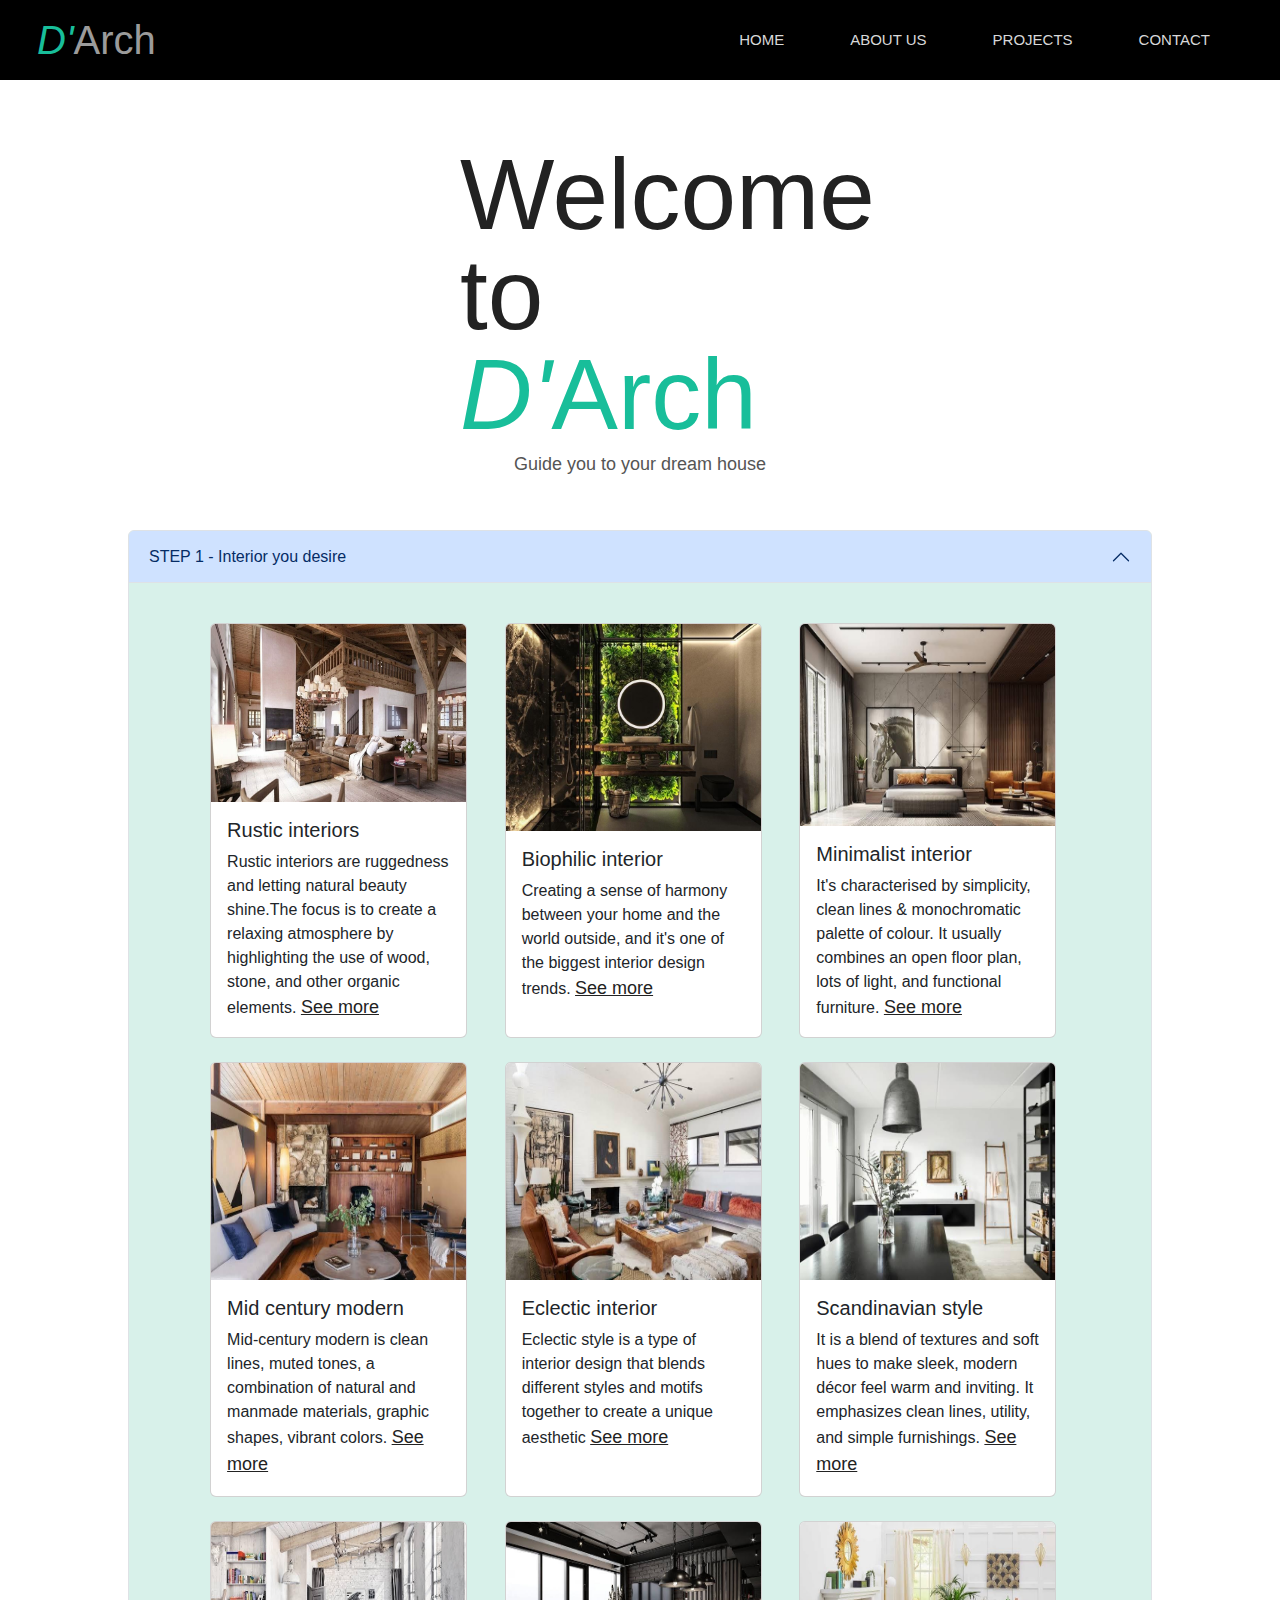
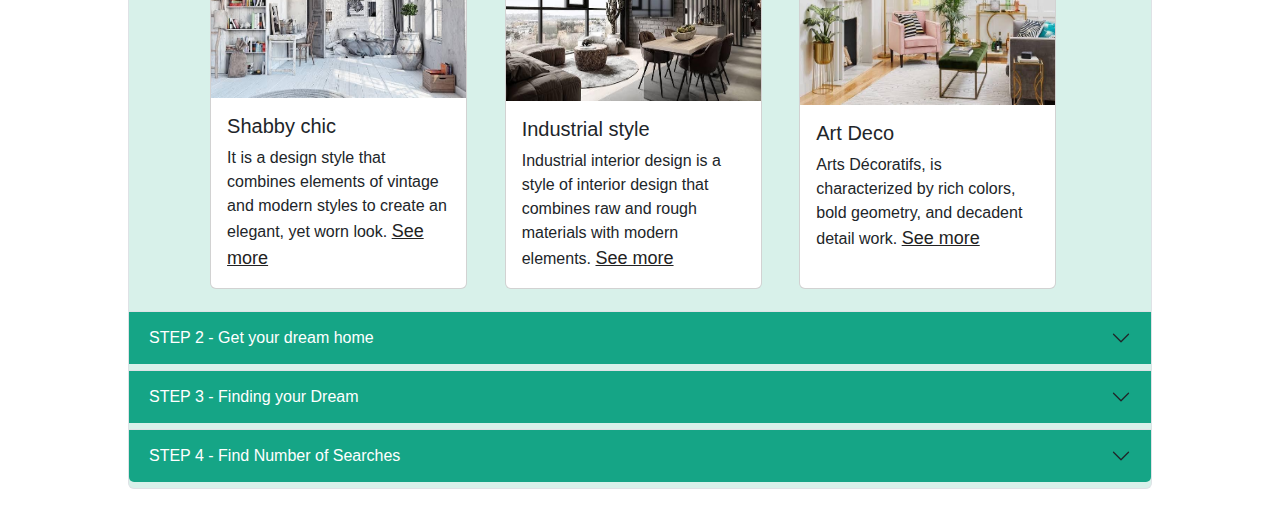
<file: index.html>
<!DOCTYPE html>
<html lang="en">
<head>
    <meta charset="utf-8" />
    <meta name="viewport" content="width=device-width, initial-scale=1.0" />
	<title>Webpage Template</title>
    <link href="https://cdn.jsdelivr.net/npm/bootstrap@5.3.0-alpha2/dist/css/bootstrap.min.css" rel="stylesheet">
    <script src="https://cdn.jsdelivr.net/npm/bootstrap@5.3.0-alpha2/dist/js/bootstrap.bundle.min.js"></script>
    <link rel="stylesheet" href="https://cdnjs.cloudflare.com/ajax/libs/font-awesome/6.4.0/css/all.min.css">
    <link rel="stylesheet" type="text/css" href="styles.css">
    
</head>
<body>
    <section id="nav-bar">
	<header>
		<nav class="navbar navbar-expand-md navbar-light">
            <div class="container-fluid">
              <a class="navbar-brand" href="#"><span class="color">D'</span>Arch</a>
              <button class="navbar-toggler" type="button" data-bs-toggle="collapse" data-bs-target="#navbarSupportedContent" aria-controls="navbarSupportedContent" aria-expanded="false" aria-label="Toggle navigation">
                <span class="navbar-toggler-icon"></span>
              </button>
              <div class="collapse navbar-collapse justify-content-end" id="navbarNav">
                <ul class="navbar-nav ml-auto">
                  <li class="nav-item">
                    <a class="nav-link" aria-current="page" href="#">HOME</a>
                  </li>
                  <li class="nav-item">
                    <a class="nav-link" href="#">ABOUT US</a>
                  </li>
                  <li class="nav-item">
                    <a class="nav-link">PROJECTS</a>
                  </li>
                  <li class="nav-item">
                    <a class="nav-link">CONTACT</a>
                  </li>
                </ul>
                </div>
            </div>
          </nav>
	</header>
    </section>
    <section id="hero" class="d-flex align-items-center">
        <div class="container" data-aos="zoom-out" data-aos-delay="100">
          <h1 >Welcome to <span class="color">D'</span><span>Arch</span></h1>
          <h2 >Guide you to your dream house</h2>
        </div>
      </section>
    <section>
    </section>
    <div class="accordion" id="accordionExample">
      <div class="accordion-item">
        <h2 class="accordion-header" id="headingOne">
          <button class="accordion-button" type="button" data-bs-toggle="collapse" data-bs-target="#collapseOne" aria-expanded="true" aria-controls="collapseOne">
           STEP 1  - Interior you desire
          </button>
        </h2>
          
        <div id="collapseOne" class="accordion-collapse collapse show" aria-labelledby="headingOne" data-bs-parent="#accordionExample">
          <div class="accordion-body">
            <!--card content -->
            <div class="row row-cols-1 row-cols-md-3 g-4">
              <div class="col">
                <div class="card h-100">
                  <img src="rustic.jpeg" class="card-img-top" alt="Rustic">
                  <div class="card-body">
                    <h5 class="card-title">Rustic interiors</h5>
                    <p class="card-text">Rustic interiors are ruggedness and letting natural beauty shine.The focus is to create a relaxing atmosphere by highlighting the use of wood, stone, and other organic elements.
                      <a href="#">See more</a>
                    </p>
                  </div>
                </div>
              </div>
              <div class="col">
                <div class="card h-100">
                  <img src="bio.jpg" class="card-img-top" alt="Biophilic">
                  <div class="card-body">
                    <h5 class="card-title">Biophilic interior</h5>
                    <p class="card-text">Creating a sense of harmony between your home and the world outside, and it's one of the biggest interior design trends.
                    <a href="#">See more</a>
                    </p>
                  </div>
                </div>
              </div>
              <div class="col">
                <div class="card h-100">
                  <img src="minimalistic.jpg" class="card-img-top" alt="minimalistic">
                  <div class="card-body">
                    <h5 class="card-title">Minimalist interior</h5>
                    <p class="card-text">It's characterised by simplicity, clean lines & monochromatic palette of colour. It usually combines an open floor plan, lots of light, and functional furniture.
                      <a href="#">See more</a>
                    </p>
                  </div>
                </div>
              </div>
              <div class="col">
                <div class="card h-100">
                  <img src="Mid century.jpg" class="card-img-top" alt="Mid-century">
                  <div class="card-body">
                    <h5 class="card-title">Mid century modern </h5>
                    <p class="card-text">Mid-century modern is clean lines, muted tones, a combination of natural and manmade materials, graphic shapes, vibrant colors.
                      <a href="#">See more</a>
                    </p>
                  </div>
                </div>
              </div>
              <div class="col">
                <div class="card h-100">
                  <img src="eclictic.jpg" class="card-img-top" alt="Eclectic">
                  <div class="card-body">
                    <h5 class="card-title">Eclectic interior</h5>
                    <p class="card-text">Eclectic style is a type of interior design that blends different styles and motifs together to create a unique aesthetic
                      <a href="#">See more</a>
                    </p>
                  </div>
                </div>
              </div>
              <div class="col">
                <div class="card h-100">
                  <img src="scandi.jpg" class="card-img-top" alt="Scandinavian">
                  <div class="card-body">
                    <h5 class="card-title">Scandinavian style</h5>
                    <p class="card-text">It is a blend of textures and soft hues to make sleek, modern décor feel warm and inviting. It emphasizes clean lines, utility, and simple furnishings.
                    <a href="#">See more</a>    
                    </p>
                  </div>
                </div>
              </div>
              <div class="col">
                <div class="card h-100">
                  <img src="shabby.jpg" class="card-img-top" alt="shabby">
                  <div class="card-body">
                    <h5 class="card-title">Shabby chic</h5>
                    <p class="card-text">It is a design style that combines elements of vintage and modern styles to create an elegant, yet worn look.
                      <a href="#">See more</a>
                      </p>
                  </div>
                </div>
              </div>
              <div class="col">
                <div class="card h-100">
                  <img src="indus.jpg" class="card-img-top" alt="Industrial">
                  <div class="card-body">
                    <h5 class="card-title">Industrial style</h5>
                    <p class="card-text">Industrial interior design is a style of interior design that combines raw and rough materials with modern elements. 
                    <a href="#">See more</a>
                    </p>
                  </div>
                </div>
              </div>
              <div class="col">
                <div class="card h-100">
                  <img src="art deco.jpg" class="card-img-top" alt="art">
                  <div class="card-body">
                    <h5 class="card-title">Art Deco</h5>
                    <p class="card-text">Arts Décoratifs, is characterized by rich colors, bold geometry, and decadent detail work.
                      <a href="#">See more</a>
                    </p>
                  </div>
                </div>
              </div>
            </div>
            <!--card content -->
          </div>
        </div>
      </div>

      <div class="accordion-item">
        <h2 class="accordion-header" id="headingTwo">
          <button class="accordion-button collapsed" type="button" data-bs-toggle="collapse" data-bs-target="#collapseTwo" aria-expanded="false" aria-controls="collapseTwo">
            STEP 2 - Get your dream home
          </button>
        </h2>
        <div id="collapseTwo" class="accordion-collapse collapse" aria-labelledby="headingTwo" data-bs-parent="#accordionExample">
          <div class="accordion-body">
            <!-- form -->
            <form>
              <div class="card-bg">
                  <h4>Choosing and customizing your style</h4>
                  <ol>
                    <li><h5> Pick your Style for your Dream home </h5></li>
                  <div class="name-item">
                    <input type="text" name="name" placeholder="Select" />                    
                  </div>
                  <button type="submit" class="btn btn-secondary">Choose Style</button>
                  <li> <h5> Get Consultation with free cost </h5></li>
                  <p>We are thrilled to offer our customers a complimentary interior design consultation. Our expert team of designers will work closely with you to bring your vision for your home or office space to life. We understand that decorating and designing your space can be a daunting task, but we're here to make the process as easy and stress-free as possible.</p>
                  <button type="submit" class="btn btn-secondary">Get Free consultation</button>
                </ol>
                </div>
            </form>
            
             <!-- form -->
          </div>
        </div>
      </div>
      <div class="accordion-item">
        <h2 class="accordion-header" id="headingThree">
          <button class="accordion-button collapsed" type="button" data-bs-toggle="collapse" data-bs-target="#collapseThree" aria-expanded="false" aria-controls="collapseThree">
            STEP 3 - Finding your Dream
          </button>
        </h2>
        <div id="collapseThree" class="accordion-collapse collapse" aria-labelledby="headingThree" data-bs-parent="#accordionExample">
          <div class="accordion-body">
            <!--step 3 -->
            <h4> Tools to model your home </h4>
            <div>
            <button type="button" class="btn btn-primary" id="button-one" >#Tool 1</button><span class="span-one">Parametric design</span>
            </div>
            <div>
              <button type="button" class="btn btn-outline-primary" id="button-two" >#Tool 2</button><span class="span-two">BIM Model</span>
              <button type="button" class="btn btn-outline-primary" id="button-two" >#Tool 3</button><span class="span-two">Sketchup.co</span>
            </div>
          <!--step 3-->
          </div>
        </div>
      </div>
      <div class="accordion-item">
        <h2 class="accordion-header" id="headingfour">
          <button class="accordion-button collapsed" type="button" data-bs-toggle="collapse" data-bs-target="#collapsefour" aria-expanded="false" aria-controls="collapsefour">
            STEP 4 - Find Number of Searches
          </button>
        </h2>
        <div id="collapsefour" class="accordion-collapse collapse" aria-labelledby="headingfour" data-bs-parent="#accordionExample">
          <div class="accordion-body">
            <div class="accordion-body">
            <!--step 4 -->
            <h4> Tools to get Search volume</h4>
            <div>
            <button type="button" class="btn btn-primary" id="button-one" >#Tool 1</button><span class="span-one">SemScoop</span>
            </div>
            <div>
              <button type="button" class="btn btn-outline-primary" id="button-two" >#Tool 2</button><span class="span-two">LinkGraph</span>
              <button type="button" class="btn btn-outline-primary" id="button-two" >#Tool 3</button><span class="span-two">SearchVolume.io</span>
            </div>
          <!--step 4-->
          </div>
        </div>
      </div>
    </div>      
</body>
</html>
</file>
<file: styles.css>
/*header*/

body {
    font-family: sans-serif;
    margin-right: auto;
}
#navbar{
    position:sticky;
    top: 0;
    z-index: 10;
}
.navbar {
    background: black;
    padding: 0 !important;
    font-size:large;
}
.nav-link {
    font-size: 15px;
    color: rgb(216, 216, 216);
    padding: 10px;
    font-family: sans-serif;
    margin-right: 50px;
}

.nav-link a:hover {
    color: rgb(218, 218, 218);
}

.nav-link a:active {
    color: rgb(131, 211, 211);
}

.color {
    font-style: italic;
    color: #18be9a;
}
.navbar-brand {
    color: rgb(155, 155, 155);
    font-size: 40px;
    margin-left: 15px;
    margin-top: auto;
    margin-bottom: auto;
    padding: 10px;
}

/*header*/

/*initial hero*/
.container {
    position:relative;
    max-width: 30%; 
    margin-top: 20px;
  }

  .container .content {
    position: absolute; 
    bottom: 0; 
    color: #f1f1f1; 
    width: 100%; 
    padding: 10px; 
  }

#hero {
    width: 100%;
    height: 50vh;
    position:relative;
  }
  
  #hero:before {
    content: "";
    background: rgba(255, 255, 255, 0.6);
    position: absolute;
    bottom: 0;
    top: 0;
    left: 0;
    right: 0;
  }
  
  #hero .container {
    position: relative;
  }
  
  #hero h1 {
    font-weight: 700px;

    color: #222222;
    font-family: "Poppins", sans-serif;
    width: 100%;
    }
  
  #hero h1 span {
    color: #18be9a;
  }
  
  #hero h2 {
    color: #555555;
    margin: 5px 0 30px 0;
    font-size: 24px;
    font-weight: 400;
  }
   
    #hero h1 {
      font-size: 100px;
      line-height: 100px;
      text-align: justify;
    }
  
    #hero h2 {
      font-size: 18px;
      line-height: 24px;
      margin-bottom: 10px;
      width: 100%;
      text-align: center;
    }
  /*hero*/

.accordion {
  width: 80%;
  margin-left:10%;
  margin-bottom: 3%;

}
.accordion-button {
  background-color: #15a586;
  width: 100%;
  color:#252525;
  font-size: medium;
  color: #ffffff;
  font-family:'Lucida Sans', 'Lucida Sans Regular', 'Lucida Grande', 'Lucida Sans Unicode', Geneva, Verdana, sans-serif;
}

.accordion-item {
  padding-bottom: 6px;
  background-color: #d8f1ea;
}
/*card*/


.row {
  margin:0 5% 0 5% ;

  
}
#collapseOne img {
  width: auto;
  height: 50%;
}
.card{
  width: 95%;
  height: auto;
  margin-bottom: 10%;
}

#collapseOne a {
  color: #222222;
  font-family:'Gill Sans', 'Gill Sans MT', Calibri, 'Trebuchet MS', sans-serif;
  font-size: large;
}

/*form*/

#collapseTwo h4 {
  font-family:'Gill Sans', 'Gill Sans MT', Calibri, 'Trebuchet MS', sans-serif;
  text-align: justify;
  text-decoration: dashed;
  text-emphasis:inherit;
  margin-left: 1%;
  padding : 3% 0 3% 0;
  font-size: auto;

}

#collapseTwo h5{
  padding: 10px 10px 10px 10px ;
  margin-top: auto;
  text-align: justify;
  font-size: auto;
  font-family: 'Gill Sans', 'Gill Sans MT', Calibri, 'Trebuchet MS', sans-serif;
}

#collapseTwo input {
  margin-top: 5%;
  margin-bottom: 2%;
  padding: 10px;
  width: 90%;
  border-radius: 10px;
}

#collapseTwo button {
  margin-top: 3% ;
  margin-bottom: 10%;
  background-color: #15a586;
  padding: 15px 30px 15px 20px;
  text-align: justify;
  font-family: 'Gill Sans', 'Gill Sans MT', Calibri, 'Trebuchet MS', sans-serif;
  font-size: 20px;
}
#collapseTwo form{
  width : 80%
}

#collapseTwo .card-bg {
  background-color: #ffffff;
  border-radius: 15px;
  box-shadow: 0px 4px 8px rgba(0, 0, 0, 0.1);
  padding: 20px;
  width: 80%;
  margin: 50px;
}

#collapseTwo p{
  font-size: auto;
  font-family: 'Gill Sans', 'Gill Sans MT', Calibri, 'Trebuchet MS', sans-serif;
  text-align: justify;
}

#collapseTwo li{
  font-size: 20px;
}

/*accordion 3 */

#collapseThree h4 {
  font-size: 25px;
  padding: 10px 50px 10px 50px;
  margin-left: 40px;
  margin-top: 10px;
  font-family: 'Gill Sans', 'Gill Sans MT', Calibri, 'Trebuchet MS', sans-serif;
}


#button-one {
  text-align: center;
  font-size: 20px;
  font-family: 'Gill Sans', 'Gill Sans MT', Calibri, 'Trebuchet MS', sans-serif;
  padding: 10px 50px 10px 50px;
  margin-left: 90px;
  margin-top: 55px;
  margin-bottom: 50px;
  background-color:#15a586;
  border-color: #06493b;
  color: #ffffff;
  
}

#button-two {
  text-align: center;
  font-size: 20px;
  font-family: 'Gill Sans', 'Gill Sans MT', Calibri, 'Trebuchet MS', sans-serif;
  padding: 10px 50px 10px 50px;
  margin-left: 90px;
  margin-top: 55px;;
  margin-bottom: 50px;
  background-color:#ffffff;
  border-color: #06493b;
  color: #15a586;
}


/*accodrdion 4*/
#collapsefour h4 {
  font-size: 25px;
  padding: 10px 50px 10px 50px;
  margin-left: 40px;
  margin-top: 10px;
  font-family: 'Gill Sans', 'Gill Sans MT', Calibri, 'Trebuchet MS', sans-serif;
}

.span-one , .span-two {
  text-align: justify;
  font-family: 'Gill Sans', 'Gill Sans MT', Calibri, 'Trebuchet MS', sans-serif;
  font-size: 20px;
  margin-left: 20px;
  padding-bottom: 5px;
}
</file>
